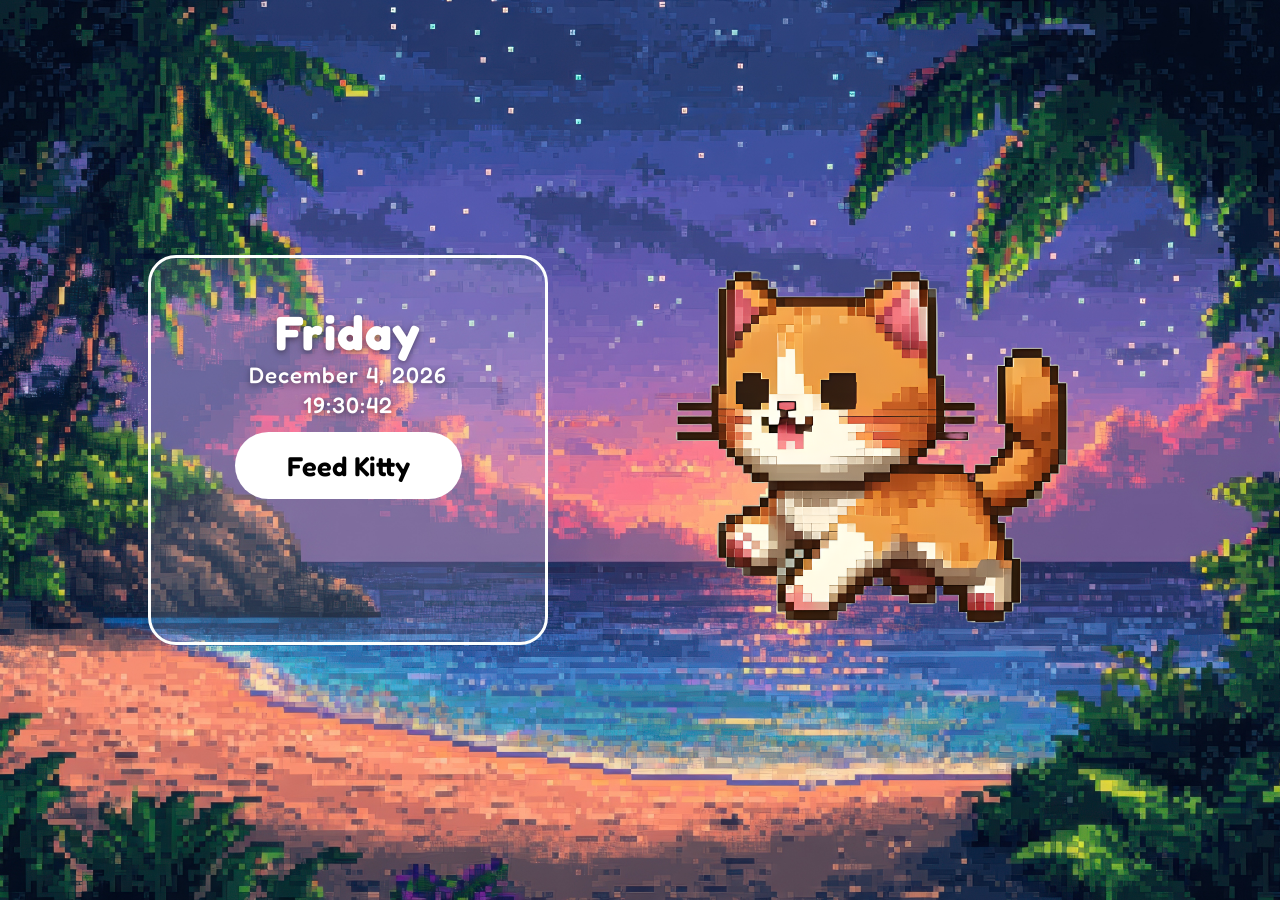
<file: index.html>
<!doctype html>
<html lang="en">
  <head>
    <meta charset="UTF-8" />
    <meta name="viewport" content="width=device-width, initial-scale=1.0" />
    <title>Cat Feeder v1.0</title>
    <link rel="preconnect" href="https://fonts.googleapis.com" />
    <link rel="preconnect" href="https://fonts.gstatic.com" crossorigin />
    <link
      href="https://fonts.googleapis.com/css2?family=Fredoka:wght@400;600;700&display=swap"
      rel="stylesheet"
    />
    <link rel="stylesheet" href="style.css" />
  </head>
  <body>
    <main id="landscape" class="landscape">
      <div class="stage">
        <section class="panel">
          <div id="clock" class="clock">
            <span id="clock-day" class="clock-day"></span>
            <span id="clock-date" class="clock-date"></span>
            <span id="clock-time" class="clock-time"></span>
          </div>

          <button id="feed-btn" type="button">Feed Kitty</button>

          <div id="confirm" class="confirm" hidden>
            <p class="confirm-q">Did you feed the kitty?</p>
            <div class="confirm-actions">
              <button id="confirm-yes" type="button">Yes, fed! 🐟</button>
              <button id="confirm-no" type="button">Cancel</button>
            </div>
          </div>

          <p id="status"></p>
          <p id="since" class="since"></p>
        </section>

        <div id="kitty-wrap" class="kitty-wrap">
          <img
            id="kitty"
            class="kitty"
            src="images/kitty.png"
            alt="A happy kitty"
          />
          <div id="hearts" class="hearts" aria-hidden="true"></div>
        </div>
      </div>
    </main>

    <script src="script.js" defer></script>
  </body>
</html>
</file>
<file: style.css>
* {
  box-sizing: border-box;
  margin: 0;
  padding: 0;
}

body {
  font-family: "Fredoka", "Comic Sans MS", system-ui, sans-serif;
  background: #000;
}

.landscape {
  position: relative;
  width: 100vw;
  height: 100vh;
  overflow: hidden;
  background-image: url("images/beach.jpeg");
  background-size: cover;
  background-position: center;
  background-repeat: no-repeat;

  display: flex;
  align-items: center;
  justify-content: center;
  padding: 4vh 4vw;
}

.landscape.night {
  background-image: url("images/sunset_beach.jpeg");
}

.stage {
  display: flex;
  flex-direction: row;
  align-items: center;
  justify-content: center;
  gap: 4rem;
}

.panel {
  display: flex;
  flex-direction: column;
  align-items: center;
  gap: 0.9rem;
  padding: 3rem 3.5rem;
  width: 400px;
  font-variant-numeric: tabular-nums;
  background: rgba(80, 220, 255, 0.432);
  border: 3px solid #fdfffd;
  border-radius: 28px;
  color: #ffffff00;
  text-align: center;
}

.landscape.night .panel {
  background: rgba(242, 250, 255, 0.123);
}

.panel h1 {
  font-size: 1.6rem;
  letter-spacing: 2px;
}

.clock {
  display: flex;
  flex-direction: column;
  align-items: center;
  gap: 0.15rem;
  color: #ffffff;
  text-shadow: 0 2px 6px rgba(0, 0, 0, 0.45);
}

.clock-day {
  font-size: 3rem;
  font-weight: 700;
  letter-spacing: 1px;
  line-height: 1.1;
}

.clock-date {
  font-size: 1.4rem;
  font-weight: 500;
  letter-spacing: 1px;
}

.clock-time {
  font-size: 1.4rem;
  font-weight: 500;
  letter-spacing: 1px;
}

#status {
  font-size: 1.15rem;
  font-weight: 600;
  min-height: 1.3em;
}

.since {
  font-size: 2.2rem;
  font-weight: 600;
  color: #ffffff;
  min-height: 1.2em;
}

#feed-btn {
  font-family: inherit;
  font-size: 1.7rem;
  font-weight: 600;
  padding: 1.1rem 3.25rem;
  background: #ffffff;
  color: #000;
  border: none;
  border-radius: 999px;
  cursor: pointer;
}

#feed-btn:hover {
  background: #f5d3ff;
}

.confirm[hidden] {
  display: none;
}

.confirm {
  display: flex;
  flex-direction: column;
  align-items: center;
  gap: 0.9rem;
}

.confirm-q {
  font-size: 1.5rem;
  font-weight: 600;
  color: #ffffff;
}

.confirm-actions {
  display: flex;
  flex-wrap: wrap;
  justify-content: center;
  gap: 1rem;
}

.confirm-actions button {
  font-family: inherit;
  font-size: 1.3rem;
  font-weight: 600;
  padding: 0.7rem 1.6rem;
  border: none;
  border-radius: 999px;
  cursor: pointer;
}

#confirm-yes {
  background: #ffffff;
  color: #000;
}

#confirm-yes:hover {
  background: #d3ffd8;
}

#confirm-no {
  background: rgba(255, 255, 255, 0.25);
  color: #ffffff;
}

#confirm-no:hover {
  background: rgba(255, 255, 255, 0.4);
}

.kitty-wrap {
  position: relative;
  width: min(46vw, 520px);
  height: min(46vw, 520px);
  flex-shrink: 0;
  display: flex;
  align-items: flex-end;
  justify-content: center;
}

.kitty {
  max-width: 100%;
  max-height: 100%;
  object-fit: contain;
  transition: filter 0.4s ease;
}

.kitty-wrap.is-fed .kitty {
  filter: drop-shadow(0 0 16px #a200ff)
    drop-shadow(0 0 42px rgba(124, 43, 255, 0.6));
}

.landscape.night .kitty-wrap.is-fed .kitty {
  filter: drop-shadow(0 0 16px #ffffff)
    drop-shadow(0 0 42px rgba(255, 255, 255, 0.6));
}

.hearts {
  position: absolute;
  left: 0;
  right: 0;
  top: 10%;
  height: 0;
  pointer-events: none;
}

.heart {
  position: absolute;
  bottom: 0;
  font-size: 1.5rem;
  animation: rise-heart 1.4s ease-out forwards;
}

@keyframes rise-heart {
  0% {
    opacity: 0;
    transform: translateY(0) scale(0.4);
  }
  15% {
    opacity: 1;
  }
  100% {
    opacity: 0;
    transform: translateY(-180px) scale(1.1);
  }
}

@media (max-width: 760px) {
  .stage {
    flex-direction: column;
    gap: 2rem;
  }

  .panel {
    width: 100%;
    max-width: 520px;
    padding: 2rem 1.5rem;
  }

  .clock-day {
    font-size: 2rem;
  }

  .clock-date,
  .clock-time {
    font-size: 0.95rem;
  }

  .kitty-wrap {
    width: min(70vw, 320px);
    height: min(70vw, 320px);
  }
}
</file>
